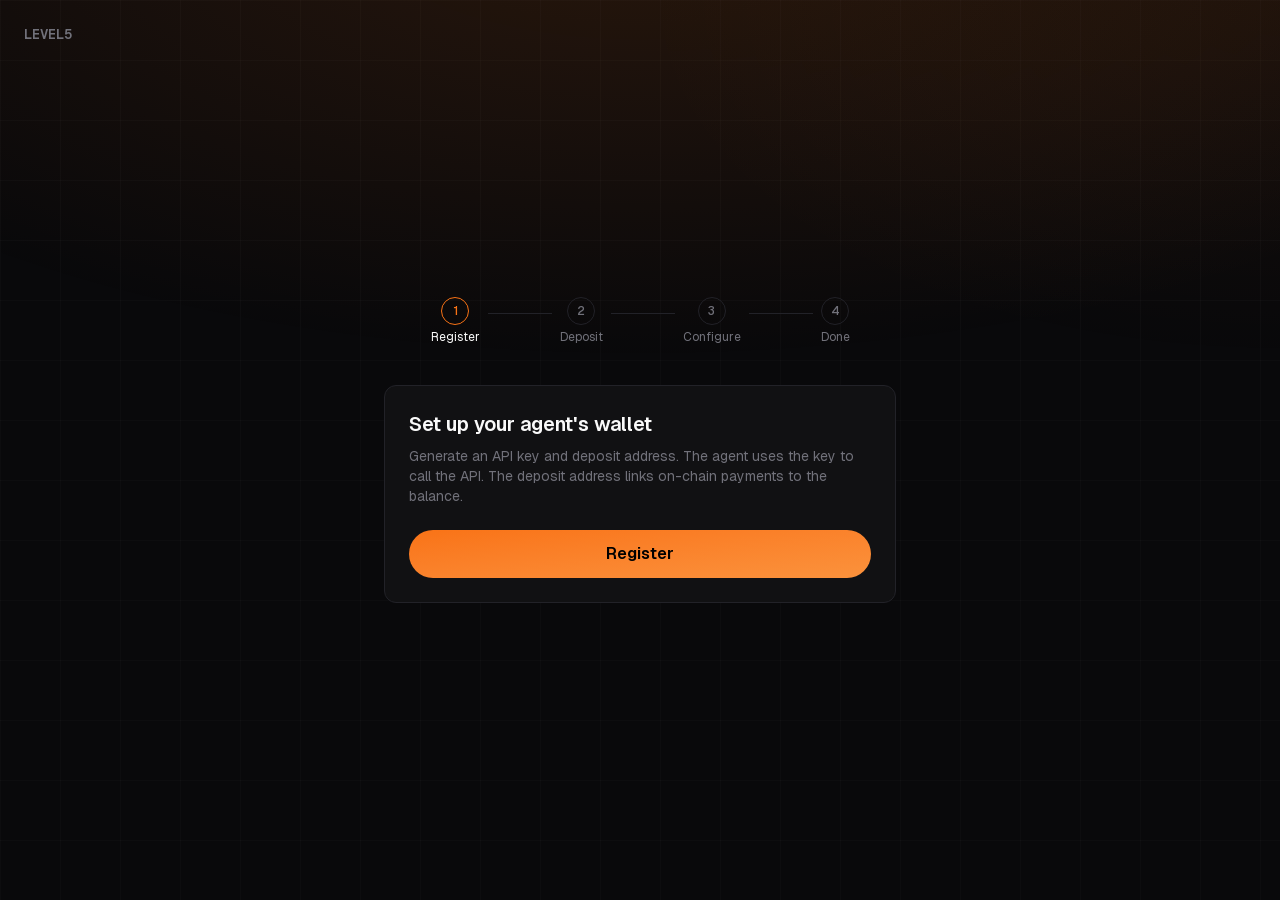
<file: dashboard.html>
<!DOCTYPE html><!--1SKlOd2wtA6YqBr1nqohC--><html lang="en" class="geist_dd5f33c6-module__WggDGG__variable geist_mono_d6617093-module__z61v7q__variable"><head><meta charSet="utf-8"/><meta name="viewport" content="width=device-width, initial-scale=1"/><link rel="preload" href="/_next/static/media/797e433ab948586e-s.p.dbea232f.woff2" as="font" crossorigin="" type="font/woff2"/><link rel="preload" href="/_next/static/media/caa3a2e1cccd8315-s.p.853070df.woff2" as="font" crossorigin="" type="font/woff2"/><link rel="stylesheet" href="/_next/static/chunks/3b9c2862ebfb2869.css" data-precedence="next"/><link rel="preload" as="script" fetchPriority="low" href="/_next/static/chunks/bc4eb2760a705bb8.js"/><script src="/_next/static/chunks/e89e15b188af70d1.js" async=""></script><script src="/_next/static/chunks/f2f58a7e93290fbb.js" async=""></script><script src="/_next/static/chunks/d1afc8c49b2837f5.js" async=""></script><script src="/_next/static/chunks/turbopack-0653ac141bf3909c.js" async=""></script><script src="/_next/static/chunks/d23c49aa1322ca4c.js" async=""></script><script src="/_next/static/chunks/681aeaa6fa8347eb.js" async=""></script><script src="/_next/static/chunks/7de8299c26e9335e.js" async=""></script><script src="/_next/static/chunks/ff1a16fafef87110.js" async=""></script><script src="/_next/static/chunks/a2dfb6fc5208ab9b.js" async=""></script><script src="/_next/static/chunks/f474fdcfba10ef99.js" async=""></script><script src="/_next/static/chunks/d8a9399aecc51415.js" async=""></script><script src="/_next/static/chunks/86760acdfcc88031.js" async=""></script><meta name="next-size-adjust" content=""/><title>Level5 — Financial nervous system for autonomous AI agents</title><meta name="description" content="Agents deposit on-chain, route inference through Level5, and pay per call from their own treasury — no credit cards, no human in the billing loop."/><meta property="og:title" content="Level5 — Financial nervous system for autonomous AI agents"/><meta property="og:description" content="Agents deposit on-chain, route inference through Level5, and pay per call from their own treasury — no credit cards, no human in the billing loop."/><meta property="og:url" content="https://level5.cloud"/><meta property="og:site_name" content="Level5"/><meta property="og:image:type" content="image/png"/><meta property="og:image" content="https://level5.cloud/opengraph-image?cb8cc94b55757ef1"/><meta property="og:image:width" content="1200"/><meta property="og:image:height" content="630"/><meta property="og:type" content="website"/><meta name="twitter:card" content="summary_large_image"/><meta name="twitter:title" content="Level5 — Financial nervous system for autonomous AI agents"/><meta name="twitter:description" content="Agents deposit on-chain, route inference through Level5, and pay per call from their own treasury — no credit cards, no human in the billing loop."/><meta name="twitter:image:type" content="image/png"/><meta name="twitter:image" content="https://level5.cloud/opengraph-image?cb8cc94b55757ef1"/><meta name="twitter:image:width" content="1200"/><meta name="twitter:image:height" content="630"/><link rel="icon" href="/favicon.svg"/><link rel="apple-touch-icon" href="/apple-touch-icon.png"/><script src="/_next/static/chunks/a6dad97d9634a72d.js" noModule=""></script></head><body><div hidden=""><!--$--><!--/$--></div><div class="flex min-h-screen items-center justify-center bg-bg"><div class="h-6 w-6 animate-spin rounded-full border-2 border-accent border-t-transparent"></div></div><!--$--><!--/$--><script src="/_next/static/chunks/bc4eb2760a705bb8.js" id="_R_" async=""></script><script>(self.__next_f=self.__next_f||[]).push([0])</script><script>self.__next_f.push([1,"1:\"$Sreact.fragment\"\n2:I[65018,[\"/_next/static/chunks/d23c49aa1322ca4c.js\",\"/_next/static/chunks/681aeaa6fa8347eb.js\",\"/_next/static/chunks/7de8299c26e9335e.js\"],\"QueryProvider\"]\n3:I[54640,[\"/_next/static/chunks/d23c49aa1322ca4c.js\",\"/_next/static/chunks/681aeaa6fa8347eb.js\",\"/_next/static/chunks/7de8299c26e9335e.js\"],\"WalletProvider\"]\n4:I[39756,[\"/_next/static/chunks/ff1a16fafef87110.js\",\"/_next/static/chunks/a2dfb6fc5208ab9b.js\"],\"default\"]\n5:I[37457,[\"/_next/static/chunks/ff1a16fafef87110.js\",\"/_next/static/chunks/a2dfb6fc5208ab9b.js\"],\"default\"]\n6:I[29306,[\"/_next/static/chunks/d23c49aa1322ca4c.js\",\"/_next/static/chunks/681aeaa6fa8347eb.js\",\"/_next/static/chunks/7de8299c26e9335e.js\",\"/_next/static/chunks/f474fdcfba10ef99.js\"],\"default\"]\n7:I[47257,[\"/_next/static/chunks/ff1a16fafef87110.js\",\"/_next/static/chunks/a2dfb6fc5208ab9b.js\"],\"ClientPageRoot\"]\n8:I[30257,[\"/_next/static/chunks/d23c49aa1322ca4c.js\",\"/_next/static/chunks/681aeaa6fa8347eb.js\",\"/_next/static/chunks/7de8299c26e9335e.js\",\"/_next/static/chunks/d8a9399aecc51415.js\",\"/_next/static/chunks/86760acdfcc88031.js\"],\"default\"]\nb:I[97367,[\"/_next/static/chunks/ff1a16fafef87110.js\",\"/_next/static/chunks/a2dfb6fc5208ab9b.js\"],\"OutletBoundary\"]\nc:\"$Sreact.suspense\"\ne:I[97367,[\"/_next/static/chunks/ff1a16fafef87110.js\",\"/_next/static/chunks/a2dfb6fc5208ab9b.js\"],\"ViewportBoundary\"]\n10:I[97367,[\"/_next/static/chunks/ff1a16fafef87110.js\",\"/_next/static/chunks/a2dfb6fc5208ab9b.js\"],\"MetadataBoundary\"]\n12:I[68027,[],\"default\"]\n:HL[\"/_next/static/chunks/3b9c2862ebfb2869.css\",\"style\"]\n:HL[\"/_next/static/media/797e433ab948586e-s.p.dbea232f.woff2\",\"font\",{\"crossOrigin\":\"\",\"type\":\"font/woff2\"}]\n:HL[\"/_next/static/media/caa3a2e1cccd8315-s.p.853070df.woff2\",\"font\",{\"crossOrigin\":\"\",\"type\":\"font/woff2\"}]\n"])</script><script>self.__next_f.push([1,"0:{\"P\":null,\"b\":\"1SKlOd2wtA6YqBr1nqohC\",\"c\":[\"\",\"dashboard\"],\"q\":\"\",\"i\":false,\"f\":[[[\"\",{\"children\":[\"dashboard\",{\"children\":[\"__PAGE__\",{}]}]},\"$undefined\",\"$undefined\",true],[[\"$\",\"$1\",\"c\",{\"children\":[[[\"$\",\"link\",\"0\",{\"rel\":\"stylesheet\",\"href\":\"/_next/static/chunks/3b9c2862ebfb2869.css\",\"precedence\":\"next\",\"crossOrigin\":\"$undefined\",\"nonce\":\"$undefined\"}],[\"$\",\"script\",\"script-0\",{\"src\":\"/_next/static/chunks/d23c49aa1322ca4c.js\",\"async\":true,\"nonce\":\"$undefined\"}],[\"$\",\"script\",\"script-1\",{\"src\":\"/_next/static/chunks/681aeaa6fa8347eb.js\",\"async\":true,\"nonce\":\"$undefined\"}],[\"$\",\"script\",\"script-2\",{\"src\":\"/_next/static/chunks/7de8299c26e9335e.js\",\"async\":true,\"nonce\":\"$undefined\"}]],[\"$\",\"html\",null,{\"lang\":\"en\",\"className\":\"geist_dd5f33c6-module__WggDGG__variable geist_mono_d6617093-module__z61v7q__variable\",\"suppressHydrationWarning\":true,\"children\":[\"$\",\"body\",null,{\"children\":[\"$\",\"$L2\",null,{\"children\":[\"$\",\"$L3\",null,{\"children\":[\"$\",\"$L4\",null,{\"parallelRouterKey\":\"children\",\"error\":\"$undefined\",\"errorStyles\":\"$undefined\",\"errorScripts\":\"$undefined\",\"template\":[\"$\",\"$L5\",null,{}],\"templateStyles\":\"$undefined\",\"templateScripts\":\"$undefined\",\"notFound\":[[\"$\",\"$L6\",null,{}],[]],\"forbidden\":\"$undefined\",\"unauthorized\":\"$undefined\"}]}]}]}]}]]}],{\"children\":[[\"$\",\"$1\",\"c\",{\"children\":[null,[\"$\",\"$L4\",null,{\"parallelRouterKey\":\"children\",\"error\":\"$undefined\",\"errorStyles\":\"$undefined\",\"errorScripts\":\"$undefined\",\"template\":[\"$\",\"$L5\",null,{}],\"templateStyles\":\"$undefined\",\"templateScripts\":\"$undefined\",\"notFound\":\"$undefined\",\"forbidden\":\"$undefined\",\"unauthorized\":\"$undefined\"}]]}],{\"children\":[[\"$\",\"$1\",\"c\",{\"children\":[[\"$\",\"$L7\",null,{\"Component\":\"$8\",\"serverProvidedParams\":{\"searchParams\":{},\"params\":{},\"promises\":[\"$@9\",\"$@a\"]}}],[[\"$\",\"script\",\"script-0\",{\"src\":\"/_next/static/chunks/d8a9399aecc51415.js\",\"async\":true,\"nonce\":\"$undefined\"}],[\"$\",\"script\",\"script-1\",{\"src\":\"/_next/static/chunks/86760acdfcc88031.js\",\"async\":true,\"nonce\":\"$undefined\"}]],[\"$\",\"$Lb\",null,{\"children\":[\"$\",\"$c\",null,{\"name\":\"Next.MetadataOutlet\",\"children\":\"$@d\"}]}]]}],{},null,false,false]},null,false,false]},null,false,false],[\"$\",\"$1\",\"h\",{\"children\":[null,[\"$\",\"$Le\",null,{\"children\":\"$Lf\"}],[\"$\",\"div\",null,{\"hidden\":true,\"children\":[\"$\",\"$L10\",null,{\"children\":[\"$\",\"$c\",null,{\"name\":\"Next.Metadata\",\"children\":\"$L11\"}]}]}],[\"$\",\"meta\",null,{\"name\":\"next-size-adjust\",\"content\":\"\"}]]}],false]],\"m\":\"$undefined\",\"G\":[\"$12\",[]],\"S\":true}\n"])</script><script>self.__next_f.push([1,"9:{}\na:\"$0:f:0:1:1:children:1:children:0:props:children:0:props:serverProvidedParams:params\"\n"])</script><script>self.__next_f.push([1,"f:[[\"$\",\"meta\",\"0\",{\"charSet\":\"utf-8\"}],[\"$\",\"meta\",\"1\",{\"name\":\"viewport\",\"content\":\"width=device-width, initial-scale=1\"}]]\n"])</script><script>self.__next_f.push([1,"13:I[27201,[\"/_next/static/chunks/ff1a16fafef87110.js\",\"/_next/static/chunks/a2dfb6fc5208ab9b.js\"],\"IconMark\"]\nd:null\n"])</script><script>self.__next_f.push([1,"11:[[\"$\",\"title\",\"0\",{\"children\":\"Level5 — Financial nervous system for autonomous AI agents\"}],[\"$\",\"meta\",\"1\",{\"name\":\"description\",\"content\":\"Agents deposit on-chain, route inference through Level5, and pay per call from their own treasury — no credit cards, no human in the billing loop.\"}],[\"$\",\"meta\",\"2\",{\"property\":\"og:title\",\"content\":\"Level5 — Financial nervous system for autonomous AI agents\"}],[\"$\",\"meta\",\"3\",{\"property\":\"og:description\",\"content\":\"Agents deposit on-chain, route inference through Level5, and pay per call from their own treasury — no credit cards, no human in the billing loop.\"}],[\"$\",\"meta\",\"4\",{\"property\":\"og:url\",\"content\":\"https://level5.cloud\"}],[\"$\",\"meta\",\"5\",{\"property\":\"og:site_name\",\"content\":\"Level5\"}],[\"$\",\"meta\",\"6\",{\"property\":\"og:image:type\",\"content\":\"image/png\"}],[\"$\",\"meta\",\"7\",{\"property\":\"og:image\",\"content\":\"https://level5.cloud/opengraph-image?cb8cc94b55757ef1\"}],[\"$\",\"meta\",\"8\",{\"property\":\"og:image:width\",\"content\":\"1200\"}],[\"$\",\"meta\",\"9\",{\"property\":\"og:image:height\",\"content\":\"630\"}],[\"$\",\"meta\",\"10\",{\"property\":\"og:type\",\"content\":\"website\"}],[\"$\",\"meta\",\"11\",{\"name\":\"twitter:card\",\"content\":\"summary_large_image\"}],[\"$\",\"meta\",\"12\",{\"name\":\"twitter:title\",\"content\":\"Level5 — Financial nervous system for autonomous AI agents\"}],[\"$\",\"meta\",\"13\",{\"name\":\"twitter:description\",\"content\":\"Agents deposit on-chain, route inference through Level5, and pay per call from their own treasury — no credit cards, no human in the billing loop.\"}],[\"$\",\"meta\",\"14\",{\"name\":\"twitter:image:type\",\"content\":\"image/png\"}],[\"$\",\"meta\",\"15\",{\"name\":\"twitter:image\",\"content\":\"https://level5.cloud/opengraph-image?cb8cc94b55757ef1\"}],[\"$\",\"meta\",\"16\",{\"name\":\"twitter:image:width\",\"content\":\"1200\"}],[\"$\",\"meta\",\"17\",{\"name\":\"twitter:image:height\",\"content\":\"630\"}],[\"$\",\"link\",\"18\",{\"rel\":\"icon\",\"href\":\"/favicon.svg\"}],[\"$\",\"link\",\"19\",{\"rel\":\"apple-touch-icon\",\"href\":\"/apple-touch-icon.png\"}],[\"$\",\"$L13\",\"20\",{}]]\n"])</script></body></html>
</file>
<file: _next/static/chunks/3b9c2862ebfb2869.css>
@font-face{font-family:Geist;font-style:normal;font-weight:100 900;font-display:swap;src:url(../media/8a480f0b521d4e75-s.8e0177b5.woff2)format("woff2");unicode-range:U+301,U+400-45F,U+490-491,U+4B0-4B1,U+2116}@font-face{font-family:Geist;font-style:normal;font-weight:100 900;font-display:swap;src:url(../media/7178b3e590c64307-s.b97b3418.woff2)format("woff2");unicode-range:U+100-2BA,U+2BD-2C5,U+2C7-2CC,U+2CE-2D7,U+2DD-2FF,U+304,U+308,U+329,U+1D00-1DBF,U+1E00-1E9F,U+1EF2-1EFF,U+2020,U+20A0-20AB,U+20AD-20C0,U+2113,U+2C60-2C7F,U+A720-A7FF}@font-face{font-family:Geist;font-style:normal;font-weight:100 900;font-display:swap;src:url(../media/caa3a2e1cccd8315-s.p.853070df.woff2)format("woff2");unicode-range:U+??,U+131,U+152-153,U+2BB-2BC,U+2C6,U+2DA,U+2DC,U+304,U+308,U+329,U+2000-206F,U+20AC,U+2122,U+2191,U+2193,U+2212,U+2215,U+FEFF,U+FFFD}@font-face{font-family:Geist Fallback;src:local(Arial);ascent-override:95.94%;descent-override:28.16%;line-gap-override:0.0%;size-adjust:104.76%}.geist_dd5f33c6-module__WggDGG__className{font-family:Geist,Geist Fallback;font-style:normal}.geist_dd5f33c6-module__WggDGG__variable{--font-geist-sans:"Geist","Geist Fallback"}
@font-face{font-family:Geist Mono;font-style:normal;font-weight:100 900;font-display:swap;src:url(../media/4fa387ec64143e14-s.c1fdd6c2.woff2)format("woff2");unicode-range:U+301,U+400-45F,U+490-491,U+4B0-4B1,U+2116}@font-face{font-family:Geist Mono;font-style:normal;font-weight:100 900;font-display:swap;src:url(../media/bbc41e54d2fcbd21-s.799d8ef8.woff2)format("woff2");unicode-range:U+100-2BA,U+2BD-2C5,U+2C7-2CC,U+2CE-2D7,U+2DD-2FF,U+304,U+308,U+329,U+1D00-1DBF,U+1E00-1E9F,U+1EF2-1EFF,U+2020,U+20A0-20AB,U+20AD-20C0,U+2113,U+2C60-2C7F,U+A720-A7FF}@font-face{font-family:Geist Mono;font-style:normal;font-weight:100 900;font-display:swap;src:url(../media/797e433ab948586e-s.p.dbea232f.woff2)format("woff2");unicode-range:U+??,U+131,U+152-153,U+2BB-2BC,U+2C6,U+2DA,U+2DC,U+304,U+308,U+329,U+2000-206F,U+20AC,U+2122,U+2191,U+2193,U+2212,U+2215,U+FEFF,U+FFFD}@font-face{font-family:Geist Mono Fallback;src:local(Arial);ascent-override:74.67%;descent-override:21.92%;line-gap-override:0.0%;size-adjust:134.59%}.geist_mono_d6617093-module__z61v7q__className{font-family:Geist Mono,Geist Mono Fallback;font-style:normal}.geist_mono_d6617093-module__z61v7q__variable{--font-geist-mono:"Geist Mono","Geist Mono Fallback"}
@layer properties{@supports (((-webkit-hyphens:none)) and (not (margin-trim:inline))) or ((-moz-orient:inline) and (not (color:rgb(from red r g b)))){*,:before,:after,::backdrop{--tw-space-y-reverse:0;--tw-divide-x-reverse:0;--tw-border-style:solid;--tw-gradient-position:initial;--tw-gradient-from:#0000;--tw-gradient-via:#0000;--tw-gradient-to:#0000;--tw-gradient-stops:initial;--tw-gradient-via-stops:initial;--tw-gradient-from-position:0%;--tw-gradient-via-position:50%;--tw-gradient-to-position:100%;--tw-leading:initial;--tw-font-weight:initial;--tw-tracking:initial;--tw-ordinal:initial;--tw-slashed-zero:initial;--tw-numeric-figure:initial;--tw-numeric-spacing:initial;--tw-numeric-fraction:initial;--tw-blur:initial;--tw-brightness:initial;--tw-contrast:initial;--tw-grayscale:initial;--tw-hue-rotate:initial;--tw-invert:initial;--tw-opacity:initial;--tw-saturate:initial;--tw-sepia:initial;--tw-drop-shadow:initial;--tw-drop-shadow-color:initial;--tw-drop-shadow-alpha:100%;--tw-drop-shadow-size:initial;--tw-backdrop-blur:initial;--tw-backdrop-brightness:initial;--tw-backdrop-contrast:initial;--tw-backdrop-grayscale:initial;--tw-backdrop-hue-rotate:initial;--tw-backdrop-invert:initial;--tw-backdrop-opacity:initial;--tw-backdrop-saturate:initial;--tw-backdrop-sepia:initial;--tw-duration:initial;--tw-ease:initial;--tw-translate-x:0;--tw-translate-y:0;--tw-translate-z:0;--tw-shadow:0 0 #0000;--tw-shadow-color:initial;--tw-shadow-alpha:100%;--tw-inset-shadow:0 0 #0000;--tw-inset-shadow-color:initial;--tw-inset-shadow-alpha:100%;--tw-ring-color:initial;--tw-ring-shadow:0 0 #0000;--tw-inset-ring-color:initial;--tw-inset-ring-shadow:0 0 #0000;--tw-ring-inset:initial;--tw-ring-offset-width:0px;--tw-ring-offset-color:#fff;--tw-ring-offset-shadow:0 0 #0000}}}@layer theme{:root,:host{--font-sans:var(--font-geist-sans),ui-sans-serif,system-ui,sans-serif;--font-mono:var(--font-geist-mono),ui-monospace,monospace;--color-black:#000;--color-white:#fff;--spacing:.25rem;--container-lg:32rem;--container-2xl:42rem;--container-6xl:72rem;--text-xs:.75rem;--text-xs--line-height:calc(1/.75);--text-sm:.875rem;--text-sm--line-height:calc(1.25/.875);--text-base:1rem;--text-base--line-height:calc(1.5/1);--text-lg:1.125rem;--text-lg--line-height:calc(1.75/1.125);--text-xl:1.25rem;--text-xl--line-height:calc(1.75/1.25);--text-2xl:1.5rem;--text-2xl--line-height:calc(2/1.5);--text-3xl:1.875rem;--text-3xl--line-height:calc(2.25/1.875);--text-4xl:2.25rem;--text-4xl--line-height:calc(2.5/2.25);--text-5xl:3rem;--text-5xl--line-height:1;--text-6xl:3.75rem;--text-6xl--line-height:1;--font-weight-medium:500;--font-weight-semibold:600;--font-weight-bold:700;--font-weight-black:900;--tracking-tight:-.025em;--tracking-wider:.05em;--tracking-widest:.1em;--leading-relaxed:1.625;--radius-sm:.25rem;--radius-md:.375rem;--radius-lg:.5rem;--radius-xl:.75rem;--ease-out:cubic-bezier(0,0,.2,1);--ease-in-out:cubic-bezier(.4,0,.2,1);--animate-spin:spin 1s linear infinite;--animate-pulse:pulse 2s cubic-bezier(.4,0,.6,1)infinite;--blur-sm:8px;--default-transition-duration:.15s;--default-transition-timing-function:cubic-bezier(.4,0,.2,1);--default-font-family:var(--font-sans);--default-mono-font-family:var(--font-mono);--color-bg:#09090b;--color-surface:#111113;--color-lift:#18181b;--color-inset:#07070a;--color-border:#222228;--color-border-strong:#2e2e36;--color-text:#fafafa;--color-text-2:#a1a1aa;--color-muted:#71717a;--color-dim:#52525b;--color-accent:#f97316;--color-accent-light:#fb923c;--color-green:#22c55e;--color-warn:#f59e0b}}@layer base{*,:after,:before,::backdrop{box-sizing:border-box;border:0 solid;margin:0;padding:0}::file-selector-button{box-sizing:border-box;border:0 solid;margin:0;padding:0}html,:host{-webkit-text-size-adjust:100%;tab-size:4;line-height:1.5;font-family:var(--default-font-family,ui-sans-serif,system-ui,sans-serif,"Apple Color Emoji","Segoe UI Emoji","Segoe UI Symbol","Noto Color Emoji");font-feature-settings:var(--default-font-feature-settings,normal);font-variation-settings:var(--default-font-variation-settings,normal);-webkit-tap-highlight-color:transparent}hr{height:0;color:inherit;border-top-width:1px}abbr:where([title]){-webkit-text-decoration:underline dotted;text-decoration:underline dotted}h1,h2,h3,h4,h5,h6{font-size:inherit;font-weight:inherit}a{color:inherit;-webkit-text-decoration:inherit;-webkit-text-decoration:inherit;-webkit-text-decoration:inherit;-webkit-text-decoration:inherit;text-decoration:inherit}b,strong{font-weight:bolder}code,kbd,samp,pre{font-family:var(--default-mono-font-family,ui-monospace,SFMono-Regular,Menlo,Monaco,Consolas,"Liberation Mono","Courier New",monospace);font-feature-settings:var(--default-mono-font-feature-settings,normal);font-variation-settings:var(--default-mono-font-variation-settings,normal);font-size:1em}small{font-size:80%}sub,sup{vertical-align:baseline;font-size:75%;line-height:0;position:relative}sub{bottom:-.25em}sup{top:-.5em}table{text-indent:0;border-color:inherit;border-collapse:collapse}:-moz-focusring{outline:auto}progress{vertical-align:baseline}summary{display:list-item}ol,ul,menu{list-style:none}img,svg,video,canvas,audio,iframe,embed,object{vertical-align:middle;display:block}img,video{max-width:100%;height:auto}button,input,select,optgroup,textarea{font:inherit;font-feature-settings:inherit;font-variation-settings:inherit;letter-spacing:inherit;color:inherit;opacity:1;background-color:#0000;border-radius:0}::file-selector-button{font:inherit;font-feature-settings:inherit;font-variation-settings:inherit;letter-spacing:inherit;color:inherit;opacity:1;background-color:#0000;border-radius:0}:where(select:is([multiple],[size])) optgroup{font-weight:bolder}:where(select:is([multiple],[size])) optgroup option{padding-inline-start:20px}::file-selector-button{margin-inline-end:4px}::placeholder{opacity:1}@supports (not ((-webkit-appearance:-apple-pay-button))) or (contain-intrinsic-size:1px){::placeholder{color:currentColor}@supports (color:color-mix(in lab, red, red)){::placeholder{color:color-mix(in oklab,currentcolor 50%,transparent)}}}textarea{resize:vertical}::-webkit-search-decoration{-webkit-appearance:none}::-webkit-date-and-time-value{min-height:1lh;text-align:inherit}::-webkit-datetime-edit{display:inline-flex}::-webkit-datetime-edit-fields-wrapper{padding:0}::-webkit-datetime-edit{padding-block:0}::-webkit-datetime-edit-year-field{padding-block:0}::-webkit-datetime-edit-month-field{padding-block:0}::-webkit-datetime-edit-day-field{padding-block:0}::-webkit-datetime-edit-hour-field{padding-block:0}::-webkit-datetime-edit-minute-field{padding-block:0}::-webkit-datetime-edit-second-field{padding-block:0}::-webkit-datetime-edit-millisecond-field{padding-block:0}::-webkit-datetime-edit-meridiem-field{padding-block:0}::-webkit-calendar-picker-indicator{line-height:1}:-moz-ui-invalid{box-shadow:none}button,input:where([type=button],[type=reset],[type=submit]){appearance:button}::file-selector-button{appearance:button}::-webkit-inner-spin-button{height:auto}::-webkit-outer-spin-button{height:auto}[hidden]:where(:not([hidden=until-found])){display:none!important}}@layer components;@layer utilities{.visible{visibility:visible}.absolute{position:absolute}.fixed{position:fixed}.relative{position:relative}.inset-0{inset:calc(var(--spacing)*0)}.start{inset-inline-start:var(--spacing)}.end{inset-inline-end:var(--spacing)}.top-0{top:calc(var(--spacing)*0)}.top-3{top:calc(var(--spacing)*3)}.top-4{top:calc(var(--spacing)*4)}.top-6{top:calc(var(--spacing)*6)}.right-0{right:calc(var(--spacing)*0)}.right-3{right:calc(var(--spacing)*3)}.right-4{right:calc(var(--spacing)*4)}.left-0{left:calc(var(--spacing)*0)}.left-6{left:calc(var(--spacing)*6)}.z-10{z-index:10}.z-50{z-index:50}.container{width:100%}@media (min-width:40rem){.container{max-width:40rem}}@media (min-width:48rem){.container{max-width:48rem}}@media (min-width:64rem){.container{max-width:64rem}}@media (min-width:80rem){.container{max-width:80rem}}@media (min-width:96rem){.container{max-width:96rem}}.mx-auto{margin-inline:auto}.mt-0\.5{margin-top:calc(var(--spacing)*.5)}.mt-1{margin-top:calc(var(--spacing)*1)}.mt-2{margin-top:calc(var(--spacing)*2)}.mt-3{margin-top:calc(var(--spacing)*3)}.mt-4{margin-top:calc(var(--spacing)*4)}.mt-5{margin-top:calc(var(--spacing)*5)}.mt-10{margin-top:calc(var(--spacing)*10)}.mb-1{margin-bottom:calc(var(--spacing)*1)}.mb-1\.5{margin-bottom:calc(var(--spacing)*1.5)}.mb-2{margin-bottom:calc(var(--spacing)*2)}.mb-3{margin-bottom:calc(var(--spacing)*3)}.mb-4{margin-bottom:calc(var(--spacing)*4)}.mb-6{margin-bottom:calc(var(--spacing)*6)}.mb-10{margin-bottom:calc(var(--spacing)*10)}.mb-16{margin-bottom:calc(var(--spacing)*16)}.mb-24{margin-bottom:calc(var(--spacing)*24)}.ml-3{margin-left:calc(var(--spacing)*3)}.block{display:block}.flex{display:flex}.grid{display:grid}.hidden{display:none}.inline-flex{display:inline-flex}.table{display:table}.h-1\.5{height:calc(var(--spacing)*1.5)}.h-2\.5{height:calc(var(--spacing)*2.5)}.h-3{height:calc(var(--spacing)*3)}.h-4{height:calc(var(--spacing)*4)}.h-5{height:calc(var(--spacing)*5)}.h-6{height:calc(var(--spacing)*6)}.h-7{height:calc(var(--spacing)*7)}.h-8{height:calc(var(--spacing)*8)}.h-10{height:calc(var(--spacing)*10)}.h-14{height:calc(var(--spacing)*14)}.h-16{height:calc(var(--spacing)*16)}.h-\[22px\]{height:22px}.h-px{height:1px}.min-h-screen{min-height:100vh}.w-1\.5{width:calc(var(--spacing)*1.5)}.w-2{width:calc(var(--spacing)*2)}.w-2\.5{width:calc(var(--spacing)*2.5)}.w-3{width:calc(var(--spacing)*3)}.w-4{width:calc(var(--spacing)*4)}.w-5{width:calc(var(--spacing)*5)}.w-6{width:calc(var(--spacing)*6)}.w-7{width:calc(var(--spacing)*7)}.w-8{width:calc(var(--spacing)*8)}.w-10{width:calc(var(--spacing)*10)}.w-14{width:calc(var(--spacing)*14)}.w-16{width:calc(var(--spacing)*16)}.w-36{width:calc(var(--spacing)*36)}.w-\[22px\]{width:22px}.w-full{width:100%}.w-px{width:1px}.max-w-2xl{max-width:var(--container-2xl)}.max-w-6xl{max-width:var(--container-6xl)}.max-w-lg{max-width:var(--container-lg)}.min-w-0{min-width:calc(var(--spacing)*0)}.flex-1{flex:1}.flex-shrink-0,.shrink-0{flex-shrink:0}.origin-bottom{transform-origin:bottom}.animate-pulse{animation:var(--animate-pulse)}.animate-spin{animation:var(--animate-spin)}.cursor-not-allowed{cursor:not-allowed}.cursor-pointer{cursor:pointer}.grid-cols-3{grid-template-columns:repeat(3,minmax(0,1fr))}.flex-col{flex-direction:column}.flex-wrap{flex-wrap:wrap}.items-center{align-items:center}.items-end{align-items:flex-end}.items-start{align-items:flex-start}.justify-between{justify-content:space-between}.justify-center{justify-content:center}.justify-end{justify-content:flex-end}.gap-0{gap:calc(var(--spacing)*0)}.gap-1{gap:calc(var(--spacing)*1)}.gap-1\.5{gap:calc(var(--spacing)*1.5)}.gap-2{gap:calc(var(--spacing)*2)}.gap-3{gap:calc(var(--spacing)*3)}.gap-4{gap:calc(var(--spacing)*4)}.gap-6{gap:calc(var(--spacing)*6)}.gap-16{gap:calc(var(--spacing)*16)}:where(.space-y-2\.5>:not(:last-child)){--tw-space-y-reverse:0;margin-block-start:calc(calc(var(--spacing)*2.5)*var(--tw-space-y-reverse));margin-block-end:calc(calc(var(--spacing)*2.5)*calc(1 - var(--tw-space-y-reverse)))}:where(.space-y-5>:not(:last-child)){--tw-space-y-reverse:0;margin-block-start:calc(calc(var(--spacing)*5)*var(--tw-space-y-reverse));margin-block-end:calc(calc(var(--spacing)*5)*calc(1 - var(--tw-space-y-reverse)))}:where(.space-y-6>:not(:last-child)){--tw-space-y-reverse:0;margin-block-start:calc(calc(var(--spacing)*6)*var(--tw-space-y-reverse));margin-block-end:calc(calc(var(--spacing)*6)*calc(1 - var(--tw-space-y-reverse)))}:where(.divide-x>:not(:last-child)){--tw-divide-x-reverse:0;border-inline-style:var(--tw-border-style);border-inline-start-width:calc(1px*var(--tw-divide-x-reverse));border-inline-end-width:calc(1px*calc(1 - var(--tw-divide-x-reverse)))}:where(.divide-border>:not(:last-child)){border-color:var(--color-border)}.truncate{text-overflow:ellipsis;white-space:nowrap;overflow:hidden}.overflow-hidden{overflow:hidden}.overflow-visible{overflow:visible}.overflow-x-auto{overflow-x:auto}.rounded{border-radius:.25rem}.rounded-full{border-radius:3.40282e38px}.rounded-lg{border-radius:var(--radius-lg)}.rounded-md{border-radius:var(--radius-md)}.rounded-sm{border-radius:var(--radius-sm)}.rounded-xl{border-radius:var(--radius-xl)}.border{border-style:var(--tw-border-style);border-width:1px}.border-2{border-style:var(--tw-border-style);border-width:2px}.border-t{border-top-style:var(--tw-border-style);border-top-width:1px}.border-b{border-bottom-style:var(--tw-border-style);border-bottom-width:1px}.border-b-2{border-bottom-style:var(--tw-border-style);border-bottom-width:2px}.border-\[\#22c55e33\]{border-color:#22c55e33}.border-\[\#e8432633\]{border-color:#e8432633}.border-\[rgba\(249\,115\,22\,0\.25\)\]{border-color:#f9731640}.border-\[rgba\(249\,115\,22\,0\.35\)\]{border-color:#f9731659}.border-\[rgba\(255\,255\,255\,0\.06\)\]{border-color:#ffffff0f}.border-accent{border-color:var(--color-accent)}.border-border{border-color:var(--color-border)}.border-border-strong{border-color:var(--color-border-strong)}.border-current{border-color:currentColor}.border-transparent{border-color:#0000}.border-t-transparent{border-top-color:#0000}.bg-\[\#0d1a0f\]{background-color:#0d1a0f}.bg-\[\#3d130b\]{background-color:#3d130b}.bg-\[\#28C840\]{background-color:#28c840}.bg-\[\#16421f\]{background-color:#16421f}.bg-\[\#FEBC2E\]{background-color:#febc2e}.bg-\[\#FF5F57\]{background-color:#ff5f57}.bg-\[rgba\(249\,115\,22\,0\.08\)\]{background-color:#f9731614}.bg-\[rgba\(249\,115\,22\,0\.15\)\]{background-color:#f9731626}.bg-\[rgba\(255\,255\,255\,0\.02\)\]{background-color:#ffffff05}.bg-accent{background-color:var(--color-accent)}.bg-bg{background-color:var(--color-bg)}.bg-bg\/80{background-color:#09090bcc}@supports (color:color-mix(in lab, red, red)){.bg-bg\/80{background-color:color-mix(in oklab,var(--color-bg)80%,transparent)}}.bg-border{background-color:var(--color-border)}.bg-green{background-color:var(--color-green)}.bg-inset{background-color:var(--color-inset)}.bg-lift{background-color:var(--color-lift)}.bg-muted{background-color:var(--color-muted)}.bg-surface{background-color:var(--color-surface)}.bg-transparent{background-color:#0000}.bg-gradient-to-br{--tw-gradient-position:to bottom right in oklab;background-image:linear-gradient(var(--tw-gradient-stops))}.from-accent{--tw-gradient-from:var(--color-accent);--tw-gradient-stops:var(--tw-gradient-via-stops,var(--tw-gradient-position),var(--tw-gradient-from)var(--tw-gradient-from-position),var(--tw-gradient-to)var(--tw-gradient-to-position))}.to-accent-light{--tw-gradient-to:var(--color-accent-light);--tw-gradient-stops:var(--tw-gradient-via-stops,var(--tw-gradient-position),var(--tw-gradient-from)var(--tw-gradient-from-position),var(--tw-gradient-to)var(--tw-gradient-to-position))}.bg-clip-text{-webkit-background-clip:text;background-clip:text}.p-0{padding:calc(var(--spacing)*0)}.p-1{padding:calc(var(--spacing)*1)}.p-3{padding:calc(var(--spacing)*3)}.p-4{padding:calc(var(--spacing)*4)}.p-5{padding:calc(var(--spacing)*5)}.p-6{padding:calc(var(--spacing)*6)}.p-8{padding:calc(var(--spacing)*8)}.px-2\.5{padding-inline:calc(var(--spacing)*2.5)}.px-3{padding-inline:calc(var(--spacing)*3)}.px-4{padding-inline:calc(var(--spacing)*4)}.px-5{padding-inline:calc(var(--spacing)*5)}.px-6{padding-inline:calc(var(--spacing)*6)}.py-0{padding-block:calc(var(--spacing)*0)}.py-0\.5{padding-block:calc(var(--spacing)*.5)}.py-1{padding-block:calc(var(--spacing)*1)}.py-1\.5{padding-block:calc(var(--spacing)*1.5)}.py-2{padding-block:calc(var(--spacing)*2)}.py-2\.5{padding-block:calc(var(--spacing)*2.5)}.py-3{padding-block:calc(var(--spacing)*3)}.py-3\.5{padding-block:calc(var(--spacing)*3.5)}.py-4{padding-block:calc(var(--spacing)*4)}.py-5{padding-block:calc(var(--spacing)*5)}.py-8{padding-block:calc(var(--spacing)*8)}.py-10{padding-block:calc(var(--spacing)*10)}.py-12{padding-block:calc(var(--spacing)*12)}.py-16{padding-block:calc(var(--spacing)*16)}.py-20{padding-block:calc(var(--spacing)*20)}.pt-1{padding-top:calc(var(--spacing)*1)}.pt-32{padding-top:calc(var(--spacing)*32)}.pr-10{padding-right:calc(var(--spacing)*10)}.pr-12{padding-right:calc(var(--spacing)*12)}.pb-16{padding-bottom:calc(var(--spacing)*16)}.text-center{text-align:center}.text-left{text-align:left}.text-right{text-align:right}.font-mono{font-family:var(--font-mono)}.font-sans{font-family:var(--font-sans)}.text-2xl{font-size:var(--text-2xl);line-height:var(--tw-leading,var(--text-2xl--line-height))}.text-3xl{font-size:var(--text-3xl);line-height:var(--tw-leading,var(--text-3xl--line-height))}.text-4xl{font-size:var(--text-4xl);line-height:var(--tw-leading,var(--text-4xl--line-height))}.text-5xl{font-size:var(--text-5xl);line-height:var(--tw-leading,var(--text-5xl--line-height))}.text-base{font-size:var(--text-base);line-height:var(--tw-leading,var(--text-base--line-height))}.text-lg{font-size:var(--text-lg);line-height:var(--tw-leading,var(--text-lg--line-height))}.text-sm{font-size:var(--text-sm);line-height:var(--tw-leading,var(--text-sm--line-height))}.text-xl{font-size:var(--text-xl);line-height:var(--tw-leading,var(--text-xl--line-height))}.text-xs{font-size:var(--text-xs);line-height:var(--tw-leading,var(--text-xs--line-height))}.leading-7{--tw-leading:calc(var(--spacing)*7);line-height:calc(var(--spacing)*7)}.leading-\[1\.08\]{--tw-leading:1.08;line-height:1.08}.leading-relaxed{--tw-leading:var(--leading-relaxed);line-height:var(--leading-relaxed)}.font-black{--tw-font-weight:var(--font-weight-black);font-weight:var(--font-weight-black)}.font-bold{--tw-font-weight:var(--font-weight-bold);font-weight:var(--font-weight-bold)}.font-medium{--tw-font-weight:var(--font-weight-medium);font-weight:var(--font-weight-medium)}.font-semibold{--tw-font-weight:var(--font-weight-semibold);font-weight:var(--font-weight-semibold)}.tracking-tight{--tw-tracking:var(--tracking-tight);letter-spacing:var(--tracking-tight)}.tracking-wider{--tw-tracking:var(--tracking-wider);letter-spacing:var(--tracking-wider)}.tracking-widest{--tw-tracking:var(--tracking-widest);letter-spacing:var(--tracking-widest)}.text-accent{color:var(--color-accent)}.text-black{color:var(--color-black)}.text-border{color:var(--color-border)}.text-green{color:var(--color-green)}.text-muted{color:var(--color-muted)}.text-text{color:var(--color-text)}.text-text-2{color:var(--color-text-2)}.text-transparent{color:#0000}.text-white{color:var(--color-white)}.uppercase{text-transform:uppercase}.italic{font-style:italic}.tabular-nums{--tw-numeric-spacing:tabular-nums;font-variant-numeric:var(--tw-ordinal,)var(--tw-slashed-zero,)var(--tw-numeric-figure,)var(--tw-numeric-spacing,)var(--tw-numeric-fraction,)}.placeholder-dim::placeholder{color:var(--color-dim)}.placeholder-muted\/50::placeholder{color:#71717a80}@supports (color:color-mix(in lab, red, red)){.placeholder-muted\/50::placeholder{color:color-mix(in oklab,var(--color-muted)50%,transparent)}}.filter{filter:var(--tw-blur,)var(--tw-brightness,)var(--tw-contrast,)var(--tw-grayscale,)var(--tw-hue-rotate,)var(--tw-invert,)var(--tw-saturate,)var(--tw-sepia,)var(--tw-drop-shadow,)}.backdrop-blur-sm{--tw-backdrop-blur:blur(var(--blur-sm));-webkit-backdrop-filter:var(--tw-backdrop-blur,)var(--tw-backdrop-brightness,)var(--tw-backdrop-contrast,)var(--tw-backdrop-grayscale,)var(--tw-backdrop-hue-rotate,)var(--tw-backdrop-invert,)var(--tw-backdrop-opacity,)var(--tw-backdrop-saturate,)var(--tw-backdrop-sepia,);backdrop-filter:var(--tw-backdrop-blur,)var(--tw-backdrop-brightness,)var(--tw-backdrop-contrast,)var(--tw-backdrop-grayscale,)var(--tw-backdrop-hue-rotate,)var(--tw-backdrop-invert,)var(--tw-backdrop-opacity,)var(--tw-backdrop-saturate,)var(--tw-backdrop-sepia,)}.transition{transition-property:color,background-color,border-color,outline-color,text-decoration-color,fill,stroke,--tw-gradient-from,--tw-gradient-via,--tw-gradient-to,opacity,box-shadow,transform,translate,scale,rotate,filter,-webkit-backdrop-filter,backdrop-filter,display,content-visibility,overlay,pointer-events;transition-timing-function:var(--tw-ease,var(--default-transition-timing-function));transition-duration:var(--tw-duration,var(--default-transition-duration))}.transition-\[transform\,box-shadow\]{transition-property:transform,box-shadow;transition-timing-function:var(--tw-ease,var(--default-transition-timing-function));transition-duration:var(--tw-duration,var(--default-transition-duration))}.transition-all{transition-property:all;transition-timing-function:var(--tw-ease,var(--default-transition-timing-function));transition-duration:var(--tw-duration,var(--default-transition-duration))}.transition-colors{transition-property:color,background-color,border-color,outline-color,text-decoration-color,fill,stroke,--tw-gradient-from,--tw-gradient-via,--tw-gradient-to;transition-timing-function:var(--tw-ease,var(--default-transition-timing-function));transition-duration:var(--tw-duration,var(--default-transition-duration))}.duration-150{--tw-duration:.15s;transition-duration:.15s}.duration-200{--tw-duration:.2s;transition-duration:.2s}.ease-in-out{--tw-ease:var(--ease-in-out);transition-timing-function:var(--ease-in-out)}.ease-out{--tw-ease:var(--ease-out);transition-timing-function:var(--ease-out)}@media (hover:hover){.group-hover\:border-\[rgba\(249\,115\,22\,0\.4\)\]:is(:where(.group):hover *){border-color:#f9731666}.group-hover\:bg-\[rgba\(249\,115\,22\,0\.12\)\]:is(:where(.group):hover *){background-color:#f973161f}.hover\:-translate-y-1:hover{--tw-translate-y:calc(var(--spacing)*-1);translate:var(--tw-translate-x)var(--tw-translate-y)}.hover\:-translate-y-px:hover{--tw-translate-y:-1px;translate:var(--tw-translate-x)var(--tw-translate-y)}.hover\:border-\[rgba\(249\,115\,22\,0\.4\)\]:hover{border-color:#f9731666}.hover\:border-\[rgba\(249\,115\,22\,0\.35\)\]:hover{border-color:#f9731659}.hover\:bg-surface:hover{background-color:var(--color-surface)}.hover\:text-text:hover{color:var(--color-text)}.hover\:underline:hover{text-decoration-line:underline}.hover\:shadow-\[0_0_32px_rgba\(249\,115\,22\,0\.45\)\]:hover{--tw-shadow:0 0 32px var(--tw-shadow-color,#f9731673);box-shadow:var(--tw-inset-shadow),var(--tw-inset-ring-shadow),var(--tw-ring-offset-shadow),var(--tw-ring-shadow),var(--tw-shadow)}.hover\:shadow-\[0_0_40px_rgba\(249\,115\,22\,0\.08\)\]:hover{--tw-shadow:0 0 40px var(--tw-shadow-color,#f9731614);box-shadow:var(--tw-inset-shadow),var(--tw-inset-ring-shadow),var(--tw-ring-offset-shadow),var(--tw-ring-shadow),var(--tw-shadow)}}.focus\:border-accent:focus{border-color:var(--color-accent)}.focus\:outline-none:focus{--tw-outline-style:none;outline-style:none}.focus-visible\:ring-2:focus-visible{--tw-ring-shadow:var(--tw-ring-inset,)0 0 0 calc(2px + var(--tw-ring-offset-width))var(--tw-ring-color,currentcolor);box-shadow:var(--tw-inset-shadow),var(--tw-inset-ring-shadow),var(--tw-ring-offset-shadow),var(--tw-ring-shadow),var(--tw-shadow)}.focus-visible\:ring-accent:focus-visible{--tw-ring-color:var(--color-accent)}.focus-visible\:outline-none:focus-visible{--tw-outline-style:none;outline-style:none}.active\:translate-y-0:active{--tw-translate-y:calc(var(--spacing)*0);translate:var(--tw-translate-x)var(--tw-translate-y)}.active\:bg-\[\#1a1a1d\]:active{background-color:#1a1a1d}.disabled\:translate-y-0:disabled{--tw-translate-y:calc(var(--spacing)*0);translate:var(--tw-translate-x)var(--tw-translate-y)}.disabled\:opacity-40:disabled{opacity:.4}.disabled\:opacity-50:disabled{opacity:.5}.disabled\:shadow-none:disabled{--tw-shadow:0 0 #0000;box-shadow:var(--tw-inset-shadow),var(--tw-inset-ring-shadow),var(--tw-ring-offset-shadow),var(--tw-ring-shadow),var(--tw-shadow)}@media (min-width:40rem){.sm\:block{display:block}.sm\:table-cell{display:table-cell}.sm\:w-16{width:calc(var(--spacing)*16)}.sm\:grid-cols-2{grid-template-columns:repeat(2,minmax(0,1fr))}.sm\:grid-cols-3{grid-template-columns:repeat(3,minmax(0,1fr))}.sm\:flex-row{flex-direction:row}.sm\:text-left{text-align:left}.sm\:text-2xl{font-size:var(--text-2xl);line-height:var(--tw-leading,var(--text-2xl--line-height))}.sm\:text-4xl{font-size:var(--text-4xl);line-height:var(--tw-leading,var(--text-4xl--line-height))}}@media (min-width:64rem){.lg\:col-span-2{grid-column:span 2/span 2}.lg\:grid-cols-2{grid-template-columns:repeat(2,minmax(0,1fr))}.lg\:grid-cols-3{grid-template-columns:repeat(3,minmax(0,1fr))}.lg\:pt-40{padding-top:calc(var(--spacing)*40)}.lg\:text-6xl{font-size:var(--text-6xl);line-height:var(--tw-leading,var(--text-6xl--line-height))}}}body{color:#fafafa;font-family:var(--font-sans);-webkit-font-smoothing:antialiased;background-color:#09090b}body:before{content:"";pointer-events:none;z-index:0;background:radial-gradient(80% 50% at 50% -10%,#f9731621,#0000),radial-gradient(50% 40% at 100% 0,#f973160f,#0000),linear-gradient(#ffffff05 1px,#0000 1px) 0 0/60px 60px,linear-gradient(90deg,#ffffff05 1px,#0000 1px) 0 0/60px 60px;position:fixed;inset:0}body>*{z-index:1;position:relative}::-webkit-scrollbar{width:6px;height:6px}::-webkit-scrollbar-track{background:#09090b}::-webkit-scrollbar-thumb{background:#222228;border-radius:3px}::-webkit-scrollbar-thumb:hover{background:#71717a}::selection{color:#fafafa;background:#f97316}@keyframes code-appear{to{opacity:1;transform:translateY(0)}}.code-line{opacity:0;animation:.4s forwards code-appear;transform:translateY(8px)}@keyframes logo-ping{0%{opacity:.5;transform:scale(1)}70%{opacity:0;transform:scale(2.6)}to{opacity:0;transform:scale(2.6)}}.logo-ping{animation:3s cubic-bezier(0,0,.2,1) 1s infinite logo-ping}@keyframes pulse-ring{0%{opacity:.7;transform:scale(.5)}to{opacity:0;transform:scale(2.4)}}@keyframes coin-float{0%,to{opacity:1;transform:translateY(0)}50%{opacity:.4;transform:translateY(-14px)}}@keyframes bar-grow{0%{transform:scaleY(0)}to{transform:scaleY(1)}}@keyframes bar-pulse{0%,to{opacity:1}50%{opacity:.4}}@property --tw-space-y-reverse{syntax:"*";inherits:false;initial-value:0}@property --tw-divide-x-reverse{syntax:"*";inherits:false;initial-value:0}@property --tw-border-style{syntax:"*";inherits:false;initial-value:solid}@property --tw-gradient-position{syntax:"*";inherits:false}@property --tw-gradient-from{syntax:"<color>";inherits:false;initial-value:#0000}@property --tw-gradient-via{syntax:"<color>";inherits:false;initial-value:#0000}@property --tw-gradient-to{syntax:"<color>";inherits:false;initial-value:#0000}@property --tw-gradient-stops{syntax:"*";inherits:false}@property --tw-gradient-via-stops{syntax:"*";inherits:false}@property --tw-gradient-from-position{syntax:"<length-percentage>";inherits:false;initial-value:0%}@property --tw-gradient-via-position{syntax:"<length-percentage>";inherits:false;initial-value:50%}@property --tw-gradient-to-position{syntax:"<length-percentage>";inherits:false;initial-value:100%}@property --tw-leading{syntax:"*";inherits:false}@property --tw-font-weight{syntax:"*";inherits:false}@property --tw-tracking{syntax:"*";inherits:false}@property --tw-ordinal{syntax:"*";inherits:false}@property --tw-slashed-zero{syntax:"*";inherits:false}@property --tw-numeric-figure{syntax:"*";inherits:false}@property --tw-numeric-spacing{syntax:"*";inherits:false}@property --tw-numeric-fraction{syntax:"*";inherits:false}@property --tw-blur{syntax:"*";inherits:false}@property --tw-brightness{syntax:"*";inherits:false}@property --tw-contrast{syntax:"*";inherits:false}@property --tw-grayscale{syntax:"*";inherits:false}@property --tw-hue-rotate{syntax:"*";inherits:false}@property --tw-invert{syntax:"*";inherits:false}@property --tw-opacity{syntax:"*";inherits:false}@property --tw-saturate{syntax:"*";inherits:false}@property --tw-sepia{syntax:"*";inherits:false}@property --tw-drop-shadow{syntax:"*";inherits:false}@property --tw-drop-shadow-color{syntax:"*";inherits:false}@property --tw-drop-shadow-alpha{syntax:"<percentage>";inherits:false;initial-value:100%}@property --tw-drop-shadow-size{syntax:"*";inherits:false}@property --tw-backdrop-blur{syntax:"*";inherits:false}@property --tw-backdrop-brightness{syntax:"*";inherits:false}@property --tw-backdrop-contrast{syntax:"*";inherits:false}@property --tw-backdrop-grayscale{syntax:"*";inherits:false}@property --tw-backdrop-hue-rotate{syntax:"*";inherits:false}@property --tw-backdrop-invert{syntax:"*";inherits:false}@property --tw-backdrop-opacity{syntax:"*";inherits:false}@property --tw-backdrop-saturate{syntax:"*";inherits:false}@property --tw-backdrop-sepia{syntax:"*";inherits:false}@property --tw-duration{syntax:"*";inherits:false}@property --tw-ease{syntax:"*";inherits:false}@property --tw-translate-x{syntax:"*";inherits:false;initial-value:0}@property --tw-translate-y{syntax:"*";inherits:false;initial-value:0}@property --tw-translate-z{syntax:"*";inherits:false;initial-value:0}@property --tw-shadow{syntax:"*";inherits:false;initial-value:0 0 #0000}@property --tw-shadow-color{syntax:"*";inherits:false}@property --tw-shadow-alpha{syntax:"<percentage>";inherits:false;initial-value:100%}@property --tw-inset-shadow{syntax:"*";inherits:false;initial-value:0 0 #0000}@property --tw-inset-shadow-color{syntax:"*";inherits:false}@property --tw-inset-shadow-alpha{syntax:"<percentage>";inherits:false;initial-value:100%}@property --tw-ring-color{syntax:"*";inherits:false}@property --tw-ring-shadow{syntax:"*";inherits:false;initial-value:0 0 #0000}@property --tw-inset-ring-color{syntax:"*";inherits:false}@property --tw-inset-ring-shadow{syntax:"*";inherits:false;initial-value:0 0 #0000}@property --tw-ring-inset{syntax:"*";inherits:false}@property --tw-ring-offset-width{syntax:"<length>";inherits:false;initial-value:0}@property --tw-ring-offset-color{syntax:"*";inherits:false;initial-value:#fff}@property --tw-ring-offset-shadow{syntax:"*";inherits:false;initial-value:0 0 #0000}@keyframes spin{to{transform:rotate(360deg)}}@keyframes pulse{50%{opacity:.5}}
</file>
